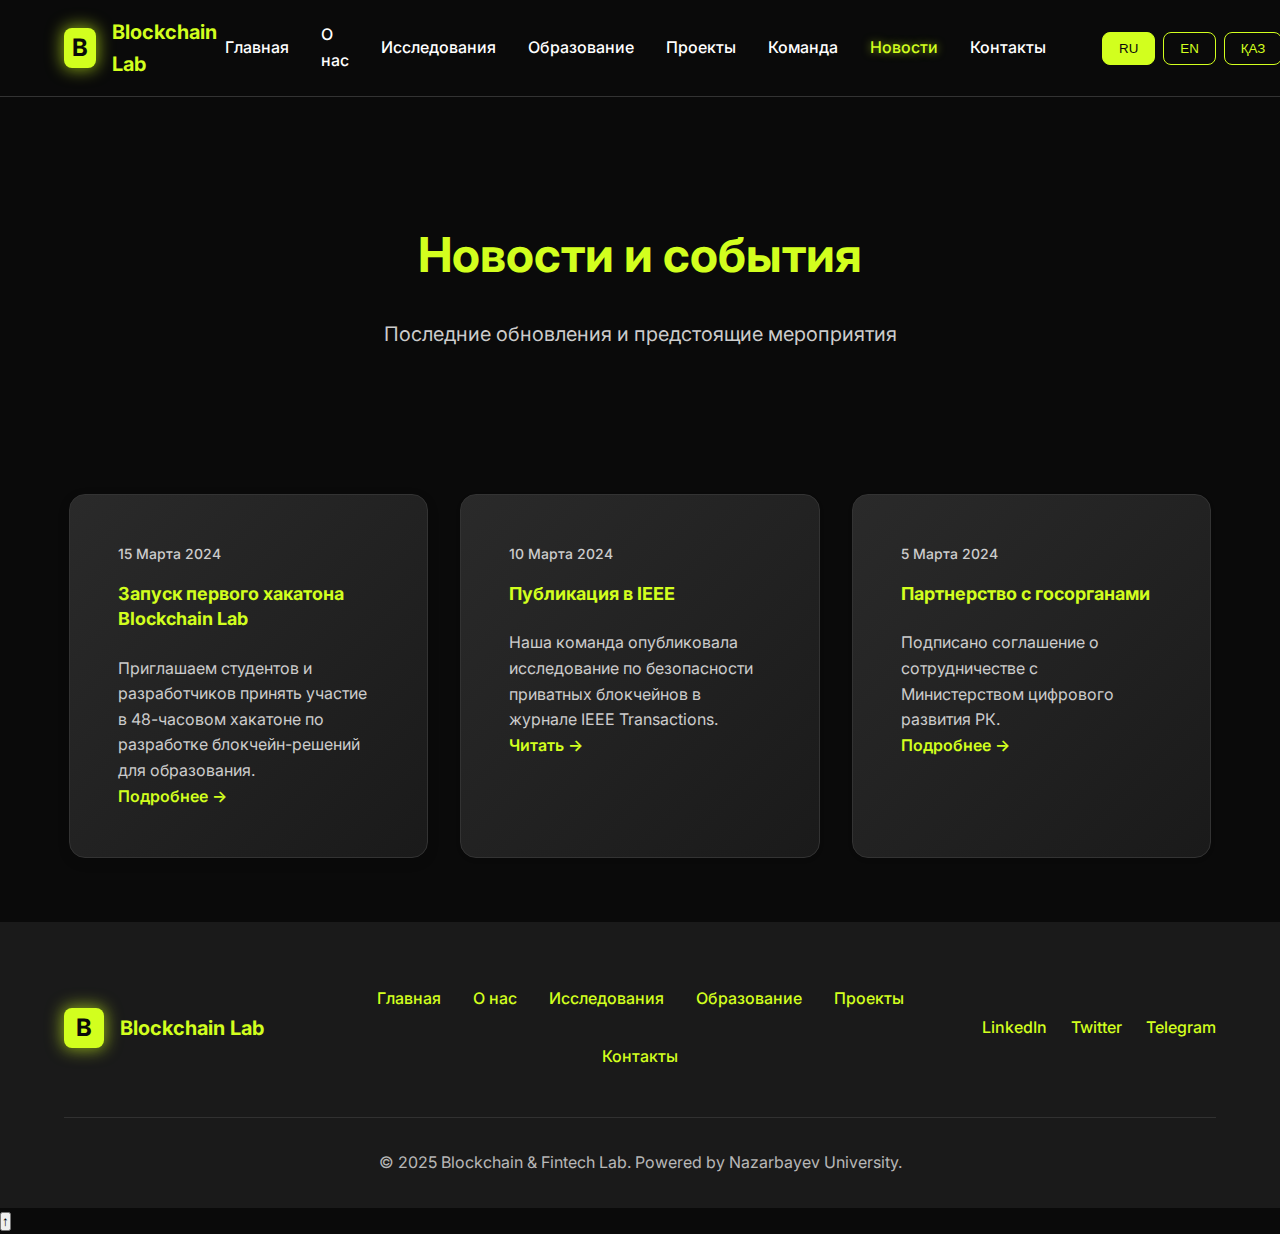
<file: pages/news.html>
<!DOCTYPE html>
<html lang="ru">
<head>
    <meta charset="UTF-8">
    <meta name="viewport" content="width=device-width, initial-scale=1.0">
    <title data-translate="news.title">Новости и события | Blockchain & Fintech Lab</title>
    <meta name="description" content="Новости, события и публикации Blockchain & Fintech Lab.">
    <link rel="icon" type="image/svg+xml" href="data:image/svg+xml,%3Csvg xmlns='http://www.w3.org/2000/svg' viewBox='0 0 100 100'%3E%3Ctext y='.9em' font-size='90' font-family='Arial' font-weight='bold' fill='%23d2ff1e'%3EB%3C/text%3E%3C/svg%3E">
    <link rel="stylesheet" href="../styles.css">
    <link rel="preconnect" href="https://fonts.googleapis.com">
    <link rel="preconnect" href="https://fonts.gstatic.com" crossorigin>
    <link href="https://fonts.googleapis.com/css2?family=Inter:wght@300;400;500;600;700;800;900&display=swap" rel="stylesheet">
</head>
<body>
    <!-- Navigation -->
    <nav class="navbar">
        <div class="nav-container">
            <div class="nav-logo">
                <div class="logo-icon">B</div>
                <span class="logo-text">Blockchain Lab</span>
            </div>
            <div class="nav-menu" id="nav-menu">
                <a href="../index.html" class="nav-link" data-translate="nav.home">Главная</a>
                <a href="about.html" class="nav-link" data-translate="nav.about">О лаборатории</a>
                <a href="research.html" class="nav-link" data-translate="nav.research">Исследования</a>
                <a href="education.html" class="nav-link" data-translate="nav.education">Образование</a>
                <a href="projects.html" class="nav-link" data-translate="nav.projects">Проекты</a>
                <a href="team.html" class="nav-link" data-translate="nav.team">Команда</a>
                <a href="news.html" class="nav-link active" data-translate="nav.news">Новости</a>
                <a href="contact.html" class="nav-link" data-translate="nav.contact">Контакты</a>
                <div class="language-switcher">
                    <button class="lang-btn active" data-lang="ru">RU</button>
                    <button class="lang-btn" data-lang="en">EN</button>
                    <button class="lang-btn" data-lang="kz">ҚАЗ</button>
                </div>
            </div>
            <div class="hamburger" id="hamburger">
                <span></span>
                <span></span>
                <span></span>
            </div>
        </div>
    </nav>

    <!-- Page Header -->
    <section class="page-header">
        <div class="container">
            <h1 class="page-title" data-translate="news.title">Новости и события</h1>
            <p class="page-subtitle" data-translate="news.subtitle">Последние обновления и предстоящие мероприятия</p>
        </div>
    </section>

    <!-- News Content -->
    <section class="news-grid">
        <div class="container">
            <div class="news-grid">
                <div class="news-card featured">
                    <div class="news-date">15 Марта 2024</div>
                    <h3 data-translate="news.hackathon">Запуск первого хакатона Blockchain Lab</h3>
                    <p data-translate="news.hackathon.text">Приглашаем студентов и разработчиков принять участие в 48-часовом хакатоне по разработке блокчейн-решений для образования.</p>
                    <a href="#" class="news-link" data-translate="news.more">Подробнее →</a>
                </div>
                <div class="news-card">
                    <div class="news-date">10 Марта 2024</div>
                    <h3 data-translate="news.ieee">Публикация в IEEE</h3>
                    <p data-translate="news.ieee.text">Наша команда опубликовала исследование по безопасности приватных блокчейнов в журнале IEEE Transactions.</p>
                    <a href="#" class="news-link" data-translate="news.read">Читать →</a>
                </div>
                <div class="news-card">
                    <div class="news-date">5 Марта 2024</div>
                    <h3 data-translate="news.partnership">Партнерство с госорганами</h3>
                    <p data-translate="news.partnership.text">Подписано соглашение о сотрудничестве с Министерством цифрового развития РК.</p>
                    <a href="#" class="news-link" data-translate="news.more">Подробнее →</a>
                </div>
            </div>
        </div>
    </section>

    <!-- Footer -->
    <footer class="footer">
        <div class="container">
            <div class="footer-content">
                <div class="footer-logo">
                    <div class="logo-icon">B</div>
                    <span class="logo-text">Blockchain Lab</span>
                </div>
                <div class="footer-links">
                    <a href="../index.html" data-translate="nav.home">Главная</a>
                    <a href="about.html" data-translate="nav.about">О лаборатории</a>
                    <a href="research.html" data-translate="nav.research">Исследования</a>
                    <a href="education.html" data-translate="nav.education">Образование</a>
                    <a href="projects.html" data-translate="nav.projects">Проекты</a>
                    <a href="contact.html" data-translate="nav.contact">Контакты</a>
                </div>
                <div class="footer-social">
                    <a href="#" class="social-link">LinkedIn</a>
                    <a href="#" class="social-link">Twitter</a>
                    <a href="#" class="social-link">Telegram</a>
                </div>
            </div>
            <div class="footer-bottom">
                <p data-translate="footer.copyright">&copy; 2025 Blockchain & Fintech Lab. Powered by Nazarbayev University.</p>
            </div>
        </div>
    </footer>

    <script src="../script.js"></script>
</body>
</html>
</file>
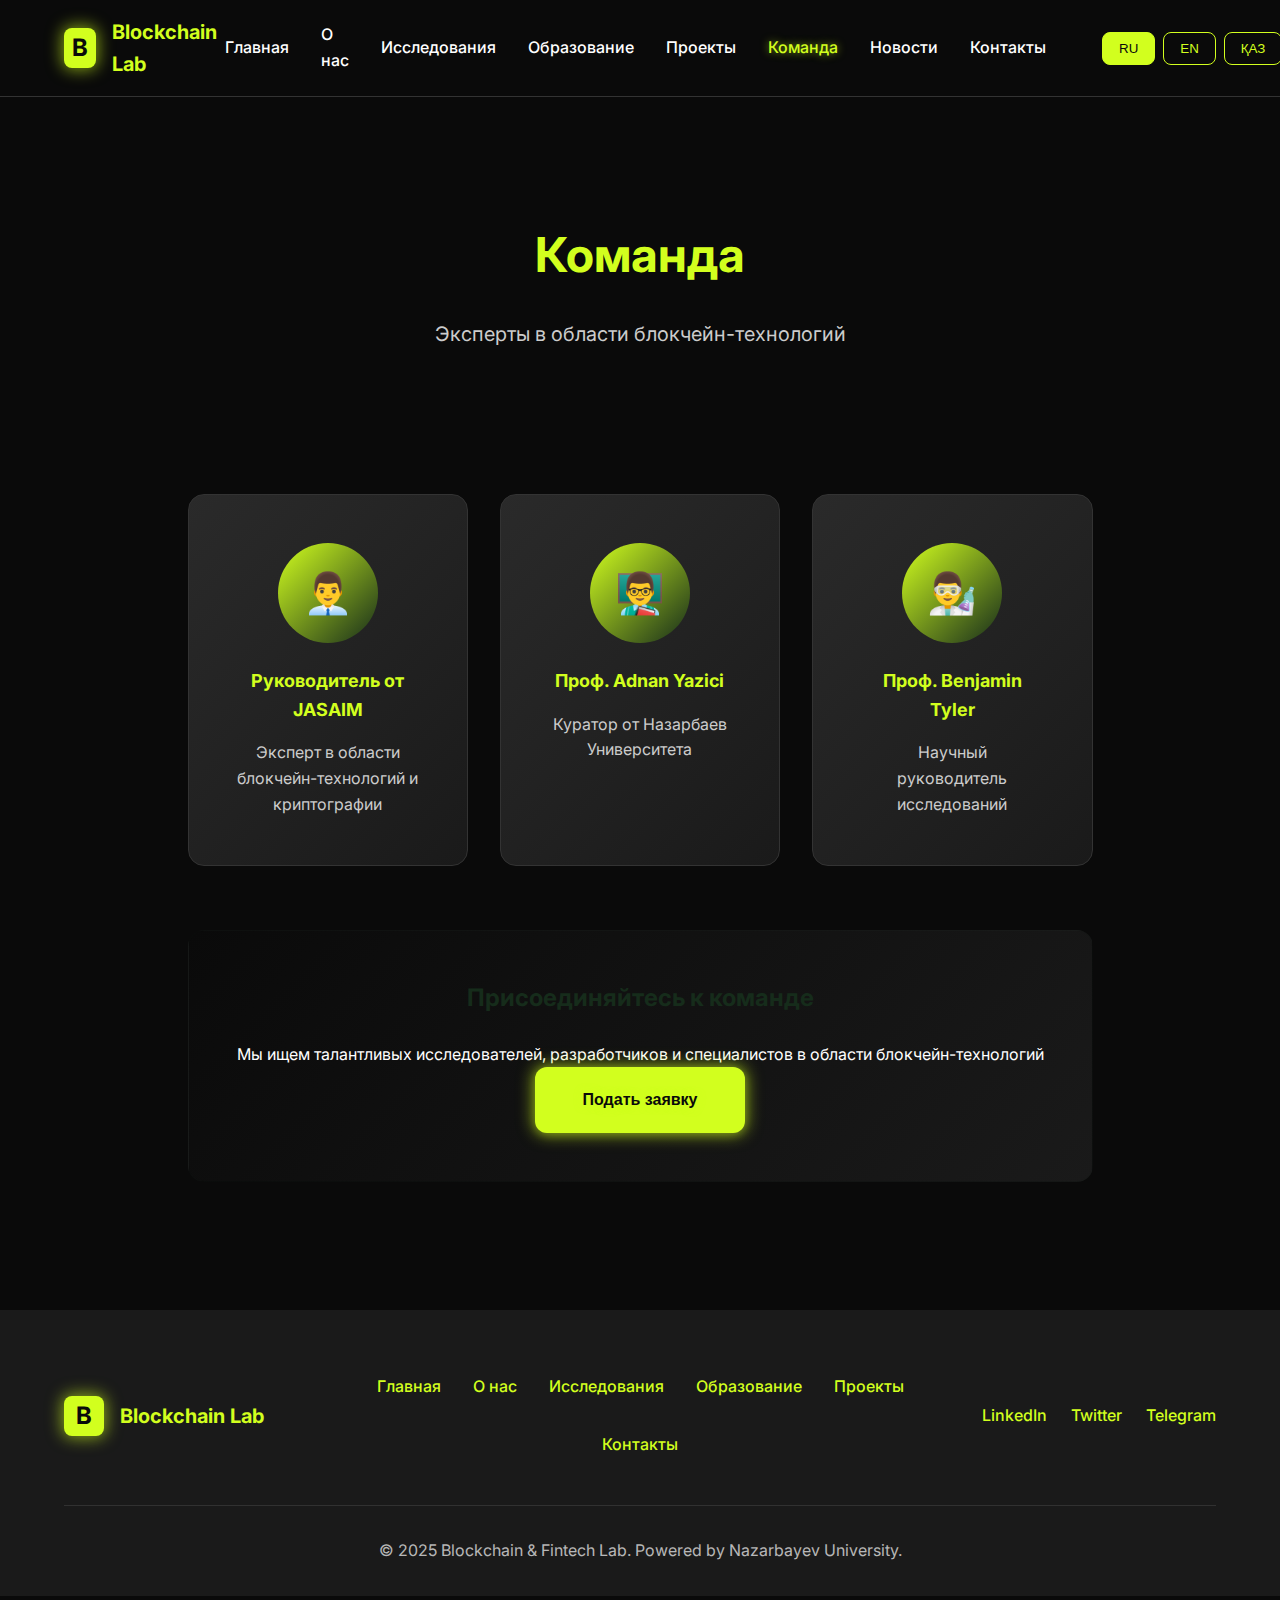
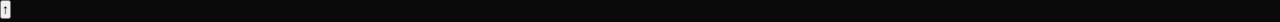
<file: pages/team.html>
<!DOCTYPE html>
<html lang="ru">
<head>
    <meta charset="UTF-8">
    <meta name="viewport" content="width=device-width, initial-scale=1.0">
    <title data-translate="team.title">Команда | Blockchain & Fintech Lab</title>
    <meta name="description" content="Команда экспертов Blockchain & Fintech Lab.">
    <link rel="icon" type="image/svg+xml" href="data:image/svg+xml,%3Csvg xmlns='http://www.w3.org/2000/svg' viewBox='0 0 100 100'%3E%3Ctext y='.9em' font-size='90' font-family='Arial' font-weight='bold' fill='%23d2ff1e'%3EB%3C/text%3E%3C/svg%3E">
    <link rel="stylesheet" href="../styles.css">
    <link rel="preconnect" href="https://fonts.googleapis.com">
    <link rel="preconnect" href="https://fonts.gstatic.com" crossorigin>
    <link href="https://fonts.googleapis.com/css2?family=Inter:wght@300;400;500;600;700;800;900&display=swap" rel="stylesheet">
</head>
<body>
    <!-- Navigation -->
    <nav class="navbar">
        <div class="nav-container">
            <div class="nav-logo">
                <div class="logo-icon">B</div>
                <span class="logo-text">Blockchain Lab</span>
            </div>
            <div class="nav-menu" id="nav-menu">
                <a href="../index.html" class="nav-link" data-translate="nav.home">Главная</a>
                <a href="about.html" class="nav-link" data-translate="nav.about">О лаборатории</a>
                <a href="research.html" class="nav-link" data-translate="nav.research">Исследования</a>
                <a href="education.html" class="nav-link" data-translate="nav.education">Образование</a>
                <a href="projects.html" class="nav-link" data-translate="nav.projects">Проекты</a>
                <a href="team.html" class="nav-link active" data-translate="nav.team">Команда</a>
                <a href="news.html" class="nav-link" data-translate="nav.news">Новости</a>
                <a href="contact.html" class="nav-link" data-translate="nav.contact">Контакты</a>
                <div class="language-switcher">
                    <button class="lang-btn active" data-lang="ru">RU</button>
                    <button class="lang-btn" data-lang="en">EN</button>
                    <button class="lang-btn" data-lang="kz">ҚАЗ</button>
                </div>
            </div>
            <div class="hamburger" id="hamburger">
                <span></span>
                <span></span>
                <span></span>
            </div>
        </div>
    </nav>

    <!-- Page Header -->
    <section class="page-header">
        <div class="container">
            <h1 class="page-title" data-translate="team.title">Команда</h1>
            <p class="page-subtitle" data-translate="team.subtitle">Эксперты в области блокчейн-технологий</p>
        </div>
    </section>

    <!-- Team Content -->
    <section class="team-grid">
        <div class="container">
            <div class="team-grid">
                <div class="team-member">
                    <div class="member-photo">
                        <div class="photo-placeholder">👨‍💼</div>
                    </div>
                    <div class="member-info">
                        <h3 data-translate="team.jasaim">Руководитель от JASAIM</h3>
                        <p data-translate="team.jasaim.text">Эксперт в области блокчейн-технологий и криптографии</p>
                    </div>
                </div>
                <div class="team-member">
                    <div class="member-photo">
                        <div class="photo-placeholder">👨‍🏫</div>
                    </div>
                    <div class="member-info">
                        <h3 data-translate="team.yazici">Проф. Adnan Yazici</h3>
                        <p data-translate="team.yazici.text">Куратор от Назарбаев Университета</p>
                    </div>
                </div>
                <div class="team-member">
                    <div class="member-photo">
                        <div class="photo-placeholder">👨‍🔬</div>
                    </div>
                    <div class="member-info">
                        <h3 data-translate="team.tyler">Проф. Benjamin Tyler</h3>
                        <p data-translate="team.tyler.text">Научный руководитель исследований</p>
                    </div>
                </div>
            </div>
            <div class="join-team">
                <h3 data-translate="team.join">Присоединяйтесь к команде</h3>
                <p data-translate="team.join.text">Мы ищем талантливых исследователей, разработчиков и специалистов в области блокчейн-технологий</p>
                <button class="btn btn-primary" data-translate="team.apply">Подать заявку</button>
            </div>
        </div>
    </section>

    <!-- Footer -->
    <footer class="footer">
        <div class="container">
            <div class="footer-content">
                <div class="footer-logo">
                    <div class="logo-icon">B</div>
                    <span class="logo-text">Blockchain Lab</span>
                </div>
                <div class="footer-links">
                    <a href="../index.html" data-translate="nav.home">Главная</a>
                    <a href="about.html" data-translate="nav.about">О лаборатории</a>
                    <a href="research.html" data-translate="nav.research">Исследования</a>
                    <a href="education.html" data-translate="nav.education">Образование</a>
                    <a href="projects.html" data-translate="nav.projects">Проекты</a>
                    <a href="contact.html" data-translate="nav.contact">Контакты</a>
                </div>
                <div class="footer-social">
                    <a href="#" class="social-link">LinkedIn</a>
                    <a href="#" class="social-link">Twitter</a>
                    <a href="#" class="social-link">Telegram</a>
                </div>
            </div>
            <div class="footer-bottom">
                <p data-translate="footer.copyright">&copy; 2025 Blockchain & Fintech Lab. Powered by Nazarbayev University.</p>
            </div>
        </div>
    </footer>

    <script src="../script.js"></script>
</body>
</html>
</file>
<file: styles.css>
/* Reset and Base Styles */
* {
    margin: 0;
    padding: 0;
    box-sizing: border-box;
}

:root {
    /* Brand Colors - Dark Theme */
    --primary-green: #162c1b;
    --accent-lime: #d2ff1e;
    --bg-dark: #0a0a0a;
    --bg-darker: #000000;
    --bg-light: #1a1a1a;
    --bg-card: #2a2a2a;
    --text-light: #ffffff;
    --text-gray: #cccccc;
    --text-muted: #888888;
    --border-color: #333333;
    
    /* Gradients */
    --gradient-primary: linear-gradient(135deg, #d2ff1e 0%, #162c1b 100%);
    --gradient-bg: linear-gradient(135deg, #0a0a0a 0%, #1a1a1a 100%);
    --gradient-card: linear-gradient(135deg, #2a2a2a 0%, #1a1a1a 100%);
    
    /* Typography - Brand Fonts */
    --font-heading: 'Space Grotesk', 'Inter', -apple-system, BlinkMacSystemFont, sans-serif; /* Nekst Bold equivalent */
    --font-subheading: 'Inter', -apple-system, BlinkMacSystemFont, sans-serif; /* Atyp Text Semibold equivalent */
    --font-body: 'Inter', -apple-system, BlinkMacSystemFont, sans-serif; /* Atyp Text Regular equivalent */
    --font-weight-bold: 700;
    --font-weight-semibold: 600;
    --font-weight-medium: 500;
    --font-weight-regular: 400;
    
    /* Spacing */
    --spacing-xs: 0.5rem;
    --spacing-sm: 1rem;
    --spacing-md: 1.5rem;
    --spacing-lg: 2rem;
    --spacing-xl: 3rem;
    --spacing-xxl: 4rem;
    
    /* Border Radius */
    --radius-sm: 8px;
    --radius-md: 12px;
    --radius-lg: 16px;
    --radius-xl: 24px;
    
    /* Shadows */
    --shadow-sm: 0 2px 4px rgba(0, 0, 0, 0.1);
    --shadow-md: 0 4px 12px rgba(0, 0, 0, 0.15);
    --shadow-lg: 0 8px 24px rgba(0, 0, 0, 0.2);
}

body {
    font-family: var(--font-body);
    line-height: 1.6;
    color: var(--text-light);
    background-color: var(--bg-dark);
    overflow-x: hidden;
}

.container {
    max-width: 1200px;
    margin: 0 auto;
    padding: 0 var(--spacing-md);
}

/* Navbar always dark with glow */
.navbar {
    background: rgba(10, 10, 10, 0.98) !important;
    box-shadow: 0 2px 24px 0 #d2ff1e33, 0 1.5px 0 0 #d2ff1e33;
    border-bottom: 1px solid var(--border-color);
    z-index: 1000;
    transition: none;
}

/* Убираем смену цвета при скролле */
body.scrolled .navbar {
    background: rgba(10, 10, 10, 0.98) !important;
    box-shadow: 0 2px 24px 0 #d2ff1e33, 0 1.5px 0 0 #d2ff1e33;
}

.nav-container {
    display: flex;
    justify-content: space-between;
    align-items: center;
    padding: var(--spacing-sm) var(--spacing-md);
    max-width: 1200px;
    margin: 0 auto;
}

.nav-logo {
    display: flex;
    align-items: center;
    gap: var(--spacing-sm);
    font-family: var(--font-heading);
    font-weight: var(--font-weight-bold);
    font-size: 1.25rem;
    color: var(--accent-lime);
}

.logo-icon {
    width: 40px;
    height: 40px;
    background: var(--accent-lime) !important;
    border-radius: var(--radius-sm);
    display: flex;
    align-items: center;
    justify-content: center;
    color: var(--bg-dark) !important;
    font-weight: var(--font-weight-bold);
    font-size: 1.5rem;
    box-shadow: 0 0 16px 2px #d2ff1e99;
}

.nav-menu {
    display: flex;
    align-items: center;
    gap: var(--spacing-lg);
}

.nav-link {
    text-decoration: none;
    color: var(--text-light);
    font-weight: var(--font-weight-medium);
    transition: color 0.3s ease;
    position: relative;
}

.nav-link:hover,
.nav-link.active {
    color: var(--accent-lime) !important;
    text-shadow: 0 0 8px #d2ff1e99;
}

.nav-link::after {
    content: '';
    position: absolute;
    bottom: -4px;
    left: 0;
    width: 0;
    height: 2px;
    background: var(--gradient-primary);
    transition: width 0.3s ease;
}

.nav-link:hover::after {
    width: 100%;
}

.language-switcher {
    display: flex;
    gap: var(--spacing-xs);
    margin-left: var(--spacing-md);
}

.lang-btn {
    padding: var(--spacing-xs) var(--spacing-sm);
    border: 1px solid var(--accent-lime);
    background: transparent;
    color: var(--accent-lime);
    border-radius: var(--radius-sm);
    font-weight: var(--font-weight-medium);
    cursor: pointer;
    transition: all 0.3s ease;
}

.lang-btn.active,
.lang-btn:hover {
    background: var(--accent-lime);
    color: var(--bg-dark);
}

.hamburger {
    display: none;
    flex-direction: column;
    cursor: pointer;
    gap: 4px;
}

.hamburger span {
    width: 25px;
    height: 3px;
    background: var(--primary-green);
    transition: all 0.3s ease;
}

/* Hero Section */
.hero {
    min-height: 100vh;
    display: flex;
    align-items: center;
    position: relative;
    background: var(--gradient-bg);
    overflow: hidden;
    padding-top: 80px;
}

.hero-background {
    position: absolute;
    top: 0;
    left: 0;
    right: 0;
    bottom: 0;
    z-index: 1;
}

.hero-shapes {
    position: absolute;
    top: 0;
    left: 0;
    right: 0;
    bottom: 0;
}

.shape {
    position: absolute;
    border-radius: 50%;
    background: var(--gradient-primary);
    opacity: 0.1;
    animation: float 6s ease-in-out infinite;
}

.shape-1 {
    width: 200px;
    height: 200px;
    top: 10%;
    right: 10%;
    animation-delay: 0s;
}

.shape-2 {
    width: 150px;
    height: 150px;
    bottom: 20%;
    left: 5%;
    animation-delay: 2s;
}

.shape-3 {
    width: 100px;
    height: 100px;
    top: 50%;
    left: 50%;
    animation-delay: 4s;
}

@keyframes float {
    0%, 100% { transform: translateY(0px) rotate(0deg); }
    50% { transform: translateY(-20px) rotate(180deg); }
}

/* Hero Section - padding and centering */
.hero-content {
    display: flex;
    flex-direction: row;
    justify-content: center;
    align-items: center;
    gap: var(--spacing-xxl);
    position: relative;
    z-index: 2;
    padding: var(--spacing-xxl) var(--spacing-xxl);
    max-width: 1200px;
    margin: 0 auto;
}

@media (max-width: 900px) {
  .hero-content {
    flex-direction: column;
    padding: var(--spacing-xl) var(--spacing-md);
  }
}

.hero-title {
    font-family: var(--font-heading);
    font-size: 3.5rem;
    font-weight: var(--font-weight-bold);
    line-height: 1.1;
    margin-bottom: var(--spacing-md);
}

.gradient-text {
    background: var(--gradient-primary);
    -webkit-background-clip: text;
    -webkit-text-fill-color: transparent;
    background-clip: text;
}

.subtitle {
    font-family: var(--font-subheading);
    font-size: 1.5rem;
    font-weight: var(--font-weight-semibold);
    color: var(--text-gray);
}

.hero-description {
    font-size: 1.25rem;
    color: var(--text-gray);
    margin-bottom: var(--spacing-xl);
    line-height: 1.6;
}

.hero-buttons {
    display: flex;
    gap: var(--spacing-md);
    flex-wrap: wrap;
}

.btn {
    padding: var(--spacing-md) var(--spacing-xl);
    border: none;
    border-radius: var(--radius-md);
    font-weight: var(--font-weight-semibold);
    font-size: 1rem;
    cursor: pointer;
    transition: all 0.3s ease;
    text-decoration: none;
    display: inline-block;
    text-align: center;
}

.btn-primary {
    background: var(--gradient-primary);
    color: var(--text-light);
    box-shadow: var(--shadow-md);
}

.btn-primary:hover {
    transform: translateY(-2px);
    box-shadow: var(--shadow-lg);
}

.btn-secondary {
    background: var(--primary-green);
    color: var(--text-light);
    box-shadow: var(--shadow-md);
}

.btn-secondary:hover {
    background: var(--text-dark);
    transform: translateY(-2px);
}

.btn-outline {
    background: transparent;
    color: var(--primary-green);
    border: 2px solid var(--primary-green);
}

.btn-outline:hover {
    background: var(--primary-green);
    color: var(--text-light);
    transform: translateY(-2px);
}

/* Buttons - bright green and glow */
.btn-primary, .btn-secondary, .btn-outline {
    background: var(--accent-lime) !important;
    color: var(--bg-dark) !important;
    border: none;
    box-shadow: 0 0 16px 2px #d2ff1e99, 0 2px 8px 0 #d2ff1e33;
    text-shadow: 0 0 8px #d2ff1e99;
}

.btn-primary:hover, .btn-secondary:hover, .btn-outline:hover {
    background: #eaff6b !important;
    color: var(--bg-dark) !important;
    box-shadow: 0 0 32px 4px #d2ff1e, 0 2px 8px 0 #d2ff1e99;
    filter: brightness(1.1);
}

.btn-outline {
    border: 2px solid var(--accent-lime) !important;
    background: transparent !important;
    color: var(--accent-lime) !important;
}

.btn-outline:hover {
    background: var(--accent-lime) !important;
    color: var(--bg-dark) !important;
}

.hero-visual {
    display: flex;
    justify-content: center;
    align-items: center;
}

.blockchain-animation {
    display: flex;
    gap: var(--spacing-sm);
    animation: pulse 2s ease-in-out infinite;
}

.block {
    width: 20px;
    height: 60px;
    background: var(--gradient-primary);
    border-radius: var(--radius-sm);
    animation: wave 1.5s ease-in-out infinite;
}

.block:nth-child(2) { animation-delay: 0.1s; }
.block:nth-child(3) { animation-delay: 0.2s; }
.block:nth-child(4) { animation-delay: 0.3s; }
.block:nth-child(5) { animation-delay: 0.4s; }

@keyframes wave {
    0%, 100% { transform: scaleY(1); }
    50% { transform: scaleY(1.5); }
}

@keyframes pulse {
    0%, 100% { opacity: 1; }
    50% { opacity: 0.7; }
}

/* Section Styles */
section {
    padding: var(--spacing-xxl) 0;
}

.section-header {
    text-align: center;
    margin-bottom: var(--spacing-xxl);
}

.section-title {
    font-family: var(--font-heading);
    font-size: 2.5rem;
    font-weight: var(--font-weight-bold);
    color: var(--accent-lime);
    margin-bottom: var(--spacing-md);
}

.section-subtitle {
    font-family: var(--font-subheading);
    font-size: 1.25rem;
    color: var(--text-gray);
    max-width: 600px;
    margin: 0 auto;
}

/* Page Header */
.page-header {
    padding: 120px 0 80px;
    background: var(--gradient-bg);
    text-align: center;
}

.page-title {
    font-family: var(--font-heading);
    font-size: 3rem;
    font-weight: var(--font-weight-bold);
    color: var(--accent-lime);
    margin-bottom: var(--spacing-md);
}

.page-subtitle {
    font-family: var(--font-subheading);
    font-size: 1.25rem;
    color: var(--text-gray);
    max-width: 600px;
    margin: 0 auto;
}

/* About Section */
.about {
    background: var(--bg-light);
}

.about-content {
    display: grid;
    grid-template-columns: 2fr 1fr;
    gap: var(--spacing-xxl);
    margin-bottom: var(--spacing-xxl);
}

.mission-card {
    background: var(--gradient-card);
    padding: var(--spacing-xl);
    border-radius: var(--radius-lg);
    margin-bottom: var(--spacing-xl);
    border-left: 4px solid var(--accent-lime);
    border: 1px solid var(--border-color);
}

.mission-card h3 {
    font-family: var(--font-heading);
    font-size: 1.5rem;
    font-weight: var(--font-weight-bold);
    color: var(--accent-lime);
    margin-bottom: var(--spacing-md);
}

.problem-solution {
    display: grid;
    grid-template-columns: 1fr 1fr;
    gap: var(--spacing-lg);
}

.problem, .solution {
    padding: var(--spacing-lg);
    border-radius: var(--radius-md);
    border: 1px solid rgba(22, 44, 27, 0.1);
}

.problem h4, .solution h4 {
    font-weight: var(--font-weight-semibold);
    margin-bottom: var(--spacing-sm);
    color: var(--primary-green);
}

.about-stats {
    display: flex;
    flex-direction: column;
    gap: var(--spacing-lg);
}

.stat-card {
    text-align: center;
    padding: var(--spacing-lg);
    background: var(--gradient-bg);
    border-radius: var(--radius-lg);
    border: 1px solid rgba(22, 44, 27, 0.1);
}

.stat-number {
    font-size: 2.5rem;
    font-weight: var(--font-weight-bold);
    color: var(--primary-green);
    display: block;
    margin-bottom: var(--spacing-xs);
}

.stat-label {
    color: var(--text-gray);
    font-weight: var(--font-weight-medium);
}

.partners {
    text-align: center;
    padding: var(--spacing-xl);
    background: var(--gradient-bg);
    border-radius: var(--radius-lg);
}

.partners h3 {
    font-size: 1.5rem;
    font-weight: var(--font-weight-bold);
    color: var(--primary-green);
    margin-bottom: var(--spacing-lg);
}

.partners-logos {
    display: grid;
    grid-template-columns: repeat(auto-fit, minmax(200px, 1fr));
    gap: var(--spacing-lg);
}

.partner-logo {
    padding: var(--spacing-md);
    background: var(--text-light);
    border-radius: var(--radius-md);
    font-weight: var(--font-weight-semibold);
    color: var(--primary-green);
    border: 1px solid rgba(22, 44, 27, 0.1);
}

/* Research Section */
.research {
    background: var(--bg-light);
}

.research-grid {
    display: grid;
    grid-template-columns: repeat(auto-fit, minmax(300px, 1fr));
    gap: var(--spacing-lg);
    margin-bottom: var(--spacing-xxl);
}

.research-card {
    background: var(--text-light);
    padding: var(--spacing-xl);
    border-radius: var(--radius-lg);
    text-align: center;
    box-shadow: var(--shadow-sm);
    transition: all 0.3s ease;
    border: 1px solid rgba(22, 44, 27, 0.1);
}

.research-card:hover {
    transform: translateY(-5px);
    box-shadow: var(--shadow-lg);
}

.card-icon {
    font-size: 3rem;
    margin-bottom: var(--spacing-md);
}

.research-card h3 {
    font-size: 1.25rem;
    font-weight: var(--font-weight-bold);
    color: var(--primary-green);
    margin-bottom: var(--spacing-md);
}

.research-outputs {
    background: var(--text-light);
    padding: var(--spacing-xl);
    border-radius: var(--radius-lg);
    text-align: center;
}

.research-outputs h3 {
    font-size: 1.5rem;
    font-weight: var(--font-weight-bold);
    color: var(--primary-green);
    margin-bottom: var(--spacing-lg);
}

.outputs-grid {
    display: grid;
    grid-template-columns: repeat(auto-fit, minmax(200px, 1fr));
    gap: var(--spacing-lg);
}

.output-item {
    display: flex;
    flex-direction: column;
    align-items: center;
    gap: var(--spacing-sm);
}

.output-number {
    font-size: 2rem;
    font-weight: var(--font-weight-bold);
    color: var(--accent-lime);
}

.output-text {
    color: var(--text-gray);
    font-weight: var(--font-weight-medium);
}

/* Education Section */
.education {
    background: var(--text-light);
}

.education-content {
    display: grid;
    grid-template-columns: 2fr 1fr;
    gap: var(--spacing-xxl);
}

.education-types {
    display: grid;
    grid-template-columns: repeat(auto-fit, minmax(300px, 1fr));
    gap: var(--spacing-lg);
}

.education-card {
    background: var(--gradient-bg);
    padding: var(--spacing-xl);
    border-radius: var(--radius-lg);
    border: 1px solid rgba(22, 44, 27, 0.1);
}

.education-card h3 {
    font-size: 1.25rem;
    font-weight: var(--font-weight-bold);
    color: var(--primary-green);
    margin-bottom: var(--spacing-md);
}

.education-card ul {
    list-style: none;
    margin-top: var(--spacing-md);
}

.education-card li {
    padding: var(--spacing-xs) 0;
    color: var(--text-gray);
    position: relative;
    padding-left: var(--spacing-md);
}

.education-card li::before {
    content: '✓';
    position: absolute;
    left: 0;
    color: var(--accent-lime);
    font-weight: var(--font-weight-bold);
}

.education-stats {
    display: flex;
    flex-direction: column;
    gap: var(--spacing-lg);
}

.stat-item {
    text-align: center;
    padding: var(--spacing-lg);
    background: var(--gradient-bg);
    border-radius: var(--radius-lg);
    border: 1px solid rgba(22, 44, 27, 0.1);
}

/* Projects Section */
.projects {
    background: var(--bg-light);
}

.projects-grid {
    display: grid;
    grid-template-columns: repeat(auto-fit, minmax(350px, 1fr));
    gap: var(--spacing-lg);
}

.project-card {
    background: var(--text-light);
    border-radius: var(--radius-lg);
    overflow: hidden;
    box-shadow: var(--shadow-sm);
    transition: all 0.3s ease;
    border: 1px solid rgba(22, 44, 27, 0.1);
}

.project-card:hover {
    transform: translateY(-5px);
    box-shadow: var(--shadow-lg);
}

.project-card.featured {
    border: 2px solid var(--accent-lime);
    box-shadow: var(--shadow-md);
}

.project-image {
    height: 120px;
    background: var(--gradient-bg);
    display: flex;
    align-items: center;
    justify-content: center;
    border-bottom: 1px solid rgba(22, 44, 27, 0.1);
}

.project-icon {
    font-size: 3rem;
}

.project-content {
    padding: var(--spacing-xl);
}

.project-content h3 {
    font-size: 1.25rem;
    font-weight: var(--font-weight-bold);
    color: var(--primary-green);
    margin-bottom: var(--spacing-md);
}

.project-tech {
    display: flex;
    gap: var(--spacing-sm);
    margin-top: var(--spacing-md);
    flex-wrap: wrap;
}

.tech-tag {
    padding: var(--spacing-xs) var(--spacing-sm);
    background: var(--accent-lime);
    color: var(--primary-green);
    border-radius: var(--radius-sm);
    font-size: 0.875rem;
    font-weight: var(--font-weight-medium);
}

/* Team Section */
.team {
    background: var(--text-light);
}

.team-grid {
    display: grid;
    grid-template-columns: repeat(auto-fit, minmax(250px, 1fr));
    gap: var(--spacing-lg);
    margin-bottom: var(--spacing-xxl);
}

.team-member {
    text-align: center;
    padding: var(--spacing-xl);
    background: var(--gradient-bg);
    border-radius: var(--radius-lg);
    border: 1px solid rgba(22, 44, 27, 0.1);
}

.member-photo {
    width: 100px;
    height: 100px;
    margin: 0 auto var(--spacing-md);
    border-radius: 50%;
    background: var(--gradient-primary);
    display: flex;
    align-items: center;
    justify-content: center;
}

.photo-placeholder {
    font-size: 2.5rem;
}

.member-info h3 {
    font-size: 1.125rem;
    font-weight: var(--font-weight-bold);
    color: var(--primary-green);
    margin-bottom: var(--spacing-sm);
}

.join-team {
    text-align: center;
    padding: var(--spacing-xl);
    background: var(--gradient-bg);
    border-radius: var(--radius-lg);
    border: 1px solid rgba(22, 44, 27, 0.1);
}

.join-team h3 {
    font-size: 1.5rem;
    font-weight: var(--font-weight-bold);
    color: var(--primary-green);
    margin-bottom: var(--spacing-md);
}

/* News Section */
.news {
    background: var(--bg-light);
}

.news-grid {
    display: grid;
    grid-template-columns: repeat(auto-fit, minmax(300px, 1fr));
    gap: var(--spacing-lg);
}

.news-card {
    background: var(--text-light);
    padding: var(--spacing-xl);
    border-radius: var(--radius-lg);
    box-shadow: var(--shadow-sm);
    transition: all 0.3s ease;
    border: 1px solid rgba(22, 44, 27, 0.1);
}

.news-card:hover {
    transform: translateY(-3px);
    box-shadow: var(--shadow-md);
}

.news-card.featured {
    border: 2px solid var(--accent-lime);
    box-shadow: var(--shadow-md);
}

.news-date {
    color: var(--text-gray);
    font-size: 0.875rem;
    font-weight: var(--font-weight-medium);
    margin-bottom: var(--spacing-sm);
}

.news-card h3 {
    font-size: 1.125rem;
    font-weight: var(--font-weight-bold);
    color: var(--primary-green);
    margin-bottom: var(--spacing-md);
    line-height: 1.4;
}

.news-link {
    color: var(--accent-lime);
    text-decoration: none;
    font-weight: var(--font-weight-semibold);
    transition: color 0.3s ease;
}

.news-link:hover {
    color: var(--primary-green);
}

/* Contact Section */
.contact {
    background: var(--text-light);
}

.contact-content {
    display: grid;
    grid-template-columns: 1fr 1fr;
    gap: var(--spacing-xxl);
}

.contact-info {
    display: flex;
    flex-direction: column;
    gap: var(--spacing-lg);
}

.contact-item {
    display: flex;
    align-items: flex-start;
    gap: var(--spacing-md);
    padding: var(--spacing-lg);
    background: var(--gradient-bg);
    border-radius: var(--radius-lg);
    border: 1px solid rgba(22, 44, 27, 0.1);
}

.contact-icon {
    font-size: 1.5rem;
    margin-top: var(--spacing-xs);
}

.contact-item h4 {
    font-size: 1.125rem;
    font-weight: var(--font-weight-bold);
    color: var(--primary-green);
    margin-bottom: var(--spacing-xs);
}

.contact-form {
    background: var(--gradient-bg);
    padding: var(--spacing-xl);
    border-radius: var(--radius-lg);
    border: 1px solid rgba(22, 44, 27, 0.1);
}

.contact-form h3 {
    font-size: 1.5rem;
    font-weight: var(--font-weight-bold);
    color: var(--primary-green);
    margin-bottom: var(--spacing-lg);
}

.form-group {
    margin-bottom: var(--spacing-md);
}

.form-group input,
.form-group select,
.form-group textarea {
    width: 100%;
    padding: var(--spacing-md);
    border: 1px solid rgba(22, 44, 27, 0.2);
    border-radius: var(--radius-md);
    font-family: var(--font-primary);
    font-size: 1rem;
    transition: border-color 0.3s ease;
}

.form-group input:focus,
.form-group select:focus,
.form-group textarea:focus {
    outline: none;
    border-color: var(--accent-lime);
    box-shadow: 0 0 0 3px rgba(210, 255, 30, 0.1);
}

/* Footer */
.footer {
    background: var(--primary-green);
    color: var(--text-light);
    padding: var(--spacing-xxl) 0 var(--spacing-lg);
}

.footer-content {
    display: grid;
    grid-template-columns: 1fr 2fr 1fr;
    gap: var(--spacing-xl);
    align-items: center;
    margin-bottom: var(--spacing-xl);
}

.footer-logo {
    display: flex;
    align-items: center;
    gap: var(--spacing-sm);
    font-weight: var(--font-weight-bold);
    font-size: 1.25rem;
}

.footer-links {
    display: flex;
    gap: var(--spacing-lg);
    justify-content: center;
    flex-wrap: wrap;
}

.footer-links a {
    color: var(--text-light);
    text-decoration: none;
    font-weight: var(--font-weight-medium);
    transition: color 0.3s ease;
}

.footer-links a:hover {
    color: var(--accent-lime);
}

.footer-social {
    display: flex;
    gap: var(--spacing-md);
    justify-content: flex-end;
}

.social-link {
    color: var(--text-light);
    text-decoration: none;
    font-weight: var(--font-weight-medium);
    transition: color 0.3s ease;
}

.social-link:hover {
    color: var(--accent-lime);
}

.footer-bottom {
    text-align: center;
    padding-top: var(--spacing-lg);
    border-top: 1px solid rgba(255, 255, 255, 0.1);
    color: rgba(255, 255, 255, 0.7);
}

/* Responsive Design */
@media (max-width: 768px) {
    .hamburger {
        display: flex;
    }
    
    .nav-menu {
        position: fixed;
        top: 100%;
        left: 0;
        right: 0;
        background: var(--text-light);
        flex-direction: column;
        padding: var(--spacing-lg);
        box-shadow: var(--shadow-lg);
        transform: translateY(-100%);
        opacity: 0;
        visibility: hidden;
        transition: all 0.3s ease;
    }

    .nav-menu.active {
        transform: translateY(0);
        opacity: 1;
        visibility: visible;
    }

    .hero-content {
        grid-template-columns: 1fr;
        text-align: center;
        gap: var(--spacing-xl);
    }

    .hero-title {
        font-size: 2.5rem;
    }

    .hero-buttons {
        justify-content: center;
    }
    
    .about-content,
    .education-content,
    .contact-content {
        grid-template-columns: 1fr;
        gap: var(--spacing-lg);
    }

    .problem-solution {
        grid-template-columns: 1fr;
    }

    .footer-content {
        grid-template-columns: 1fr;
        text-align: center;
        gap: var(--spacing-lg);
    }
    
    .footer-social {
        justify-content: center;
    }
    
    .section-title {
        font-size: 2rem;
    }
    
    .hero-title {
        font-size: 2rem;
    }
}

@media (max-width: 480px) {
    .container {
        padding: 0 var(--spacing-sm);
    }
    
    .hero-buttons {
        flex-direction: column;
        align-items: center;
    }
    
    .btn {
        width: 100%;
        max-width: 300px;
    }
    
    .research-grid,
    .education-types,
    .projects-grid,
    .team-grid,
    .news-grid {
        grid-template-columns: 1fr;
    }

    .partners-logos {
        grid-template-columns: 1fr;
    }
}

/* Smooth scrolling */
html {
    scroll-behavior: smooth;
}

/* New Page Styles */
.mission-section {
    padding: var(--spacing-xxl) 0;
    background: var(--bg-light);
}

.mission-content {
    display: grid;
    grid-template-columns: 2fr 1fr;
    gap: var(--spacing-xxl);
    align-items: center;
}

.mission-text h2 {
    font-family: var(--font-heading);
    font-size: 2.5rem;
    font-weight: var(--font-weight-bold);
    color: var(--accent-lime);
    margin-bottom: var(--spacing-lg);
}

.mission-visual {
    display: flex;
    justify-content: center;
    align-items: center;
}

.logo-placeholder {
    width: 100%;
    max-width: 400px;
    height: 200px;
    background: var(--gradient-card);
    border-radius: var(--radius-lg);
    display: flex;
    align-items: center;
    justify-content: center;
    border: 1px solid var(--border-color);
}

.logo-image {
    max-width: 100%;
    max-height: 100%;
    object-fit: contain;
}

.problem-solution-section {
    padding: var(--spacing-xxl) 0;
    background: var(--bg-dark);
}

.problem-solution-grid {
    display: grid;
    grid-template-columns: 1fr 1fr;
    gap: var(--spacing-xl);
}

.problem-card, .solution-card {
    background: var(--gradient-card);
    padding: var(--spacing-xl);
    border-radius: var(--radius-lg);
    border: 1px solid var(--border-color);
    text-align: center;
}

.card-icon {
    font-size: 3rem;
    margin-bottom: var(--spacing-md);
}

.problem-card h3, .solution-card h3 {
    font-family: var(--font-heading);
    font-size: 1.5rem;
    font-weight: var(--font-weight-bold);
    color: var(--accent-lime);
    margin-bottom: var(--spacing-md);
}

.stats-section {
    padding: var(--spacing-xxl) 0;
    background: var(--bg-light);
}

.stats-grid {
    display: grid;
    grid-template-columns: repeat(auto-fit, minmax(200px, 1fr));
    gap: var(--spacing-lg);
}

.stat-item {
        text-align: center;
    padding: var(--spacing-xl);
    background: var(--gradient-card);
    border-radius: var(--radius-lg);
    border: 1px solid var(--border-color);
}

.stat-number {
    font-family: var(--font-heading);
    font-size: 3rem;
    font-weight: var(--font-weight-bold);
    color: var(--accent-lime);
    display: block;
    margin-bottom: var(--spacing-sm);
}

.stat-label {
    color: var(--text-gray);
    font-weight: var(--font-weight-medium);
}

.partners-section {
    padding: var(--spacing-xxl) 0;
    background: var(--bg-dark);
}

.partners-grid {
    display: grid;
    grid-template-columns: repeat(auto-fit, minmax(250px, 1fr));
    gap: var(--spacing-lg);
}

.partner-item {
    text-align: center;
    padding: var(--spacing-xl);
    background: var(--gradient-card);
    border-radius: var(--radius-lg);
    border: 1px solid var(--border-color);
}

.partner-logo {
    width: 100%;
    height: 100px;
    display: flex;
        align-items: center;
    justify-content: center;
    margin-bottom: var(--spacing-md);
}

.partner-image {
    max-width: 100%;
    max-height: 100%;
    object-fit: contain;
}

.partner-item h3 {
    font-family: var(--font-subheading);
    font-size: 1.125rem;
    font-weight: var(--font-weight-semibold);
    color: var(--text-light);
}

.video-section {
    padding: var(--spacing-xxl) 0;
    background: var(--bg-light);
}

.video-container {
    max-width: 800px;
    margin: 0 auto;
}

.video-placeholder {
        width: 100%;
    height: 450px;
    background: var(--gradient-card);
    border-radius: var(--radius-lg);
    border: 1px solid var(--border-color);
    overflow: hidden;
}

.lab-video {
    width: 100%;
    height: 100%;
    object-fit: cover;
}

.research-areas {
    padding: var(--spacing-xxl) 0;
    background: var(--bg-light);
}

.research-grid {
    display: grid;
    grid-template-columns: repeat(auto-fit, minmax(350px, 1fr));
    gap: var(--spacing-lg);
}

.research-card {
    background: var(--gradient-card);
    padding: var(--spacing-xl);
    border-radius: var(--radius-lg);
    border: 1px solid var(--border-color);
    transition: all 0.3s ease;
}

.research-card:hover {
    transform: translateY(-5px);
    box-shadow: var(--shadow-lg);
}

.research-image {
    width: 100%;
    height: 200px;
    margin-top: var(--spacing-md);
    border-radius: var(--radius-md);
    overflow: hidden;
}

.research-img {
    width: 100%;
    height: 100%;
    object-fit: cover;
}

.research-outputs {
    padding: var(--spacing-xxl) 0;
    background: var(--bg-dark);
}

.outputs-grid {
    display: grid;
    grid-template-columns: repeat(auto-fit, minmax(300px, 1fr));
    gap: var(--spacing-lg);
}

.output-item {
    display: flex;
    align-items: center;
    gap: var(--spacing-lg);
    padding: var(--spacing-xl);
    background: var(--gradient-card);
    border-radius: var(--radius-lg);
    border: 1px solid var(--border-color);
}

.output-icon {
    font-size: 3rem;
    color: var(--accent-lime);
}

.output-content h3 {
    font-family: var(--font-heading);
    font-size: 1.25rem;
    font-weight: var(--font-weight-bold);
    color: var(--accent-lime);
    margin-bottom: var(--spacing-sm);
}

.output-number {
    font-family: var(--font-heading);
    font-size: 2rem;
    font-weight: var(--font-weight-bold);
    color: var(--accent-lime);
    display: block;
    margin-bottom: var(--spacing-xs);
}

.output-text {
    color: var(--text-gray);
    font-weight: var(--font-weight-medium);
}

.publications {
    padding: var(--spacing-xxl) 0;
    background: var(--bg-light);
}

.publications-list {
    display: grid;
    grid-template-columns: repeat(auto-fit, minmax(400px, 1fr));
    gap: var(--spacing-lg);
}

.publication-item {
    display: flex;
    gap: var(--spacing-lg);
    padding: var(--spacing-xl);
    background: var(--gradient-card);
    border-radius: var(--radius-lg);
    border: 1px solid var(--border-color);
}

.publication-image {
    width: 120px;
    height: 160px;
    flex-shrink: 0;
    border-radius: var(--radius-md);
    overflow: hidden;
}

.pub-img {
    width: 100%;
    height: 100%;
    object-fit: cover;
}

.publication-content h3 {
    font-family: var(--font-heading);
    font-size: 1.125rem;
    font-weight: var(--font-weight-bold);
    color: var(--accent-lime);
    margin-bottom: var(--spacing-sm);
}

.publication-authors {
    color: var(--text-gray);
    font-size: 0.875rem;
    margin-bottom: var(--spacing-xs);
}

.publication-journal {
    color: var(--text-muted);
    font-size: 0.875rem;
    margin-bottom: var(--spacing-sm);
}

.publication-link {
    color: var(--accent-lime);
    text-decoration: none;
    font-weight: var(--font-weight-semibold);
    transition: color 0.3s ease;
}

.publication-link:hover {
    color: var(--text-light);
}

/* Loading animation */
@keyframes fadeInUp {
    from {
        opacity: 0;
        transform: translateY(30px);
    }
    to {
        opacity: 1;
        transform: translateY(0);
    }
}

.fade-in-up {
    animation: fadeInUp 0.6s ease-out;
}

/* Glow for hero and section titles */
.hero-title, .section-title, .gradient-text {
    text-shadow: 0 0 16px #d2ff1e99, 0 0 32px #d2ff1e44;
}

/* Remove glow from hero title and gradient text */
.hero-title, .gradient-text {
    text-shadow: none !important;
}

/* Keep glow for section-title, stat-number, output-number */
.section-title {
    text-shadow: 0 0 16px #d2ff1e99, 0 0 32px #d2ff1e44;
}

.stat-number, .output-number {
    text-shadow: 0 0 12px #d2ff1e99, 0 0 24px #d2ff1e44;
}

/* Fix backgrounds to be dark everywhere */
.about, .education, .projects, .team, .news, .contact, .footer, .stats-section, .video-section, .publications, .page-header {
    background: var(--bg-light) !important;
}

.problem-solution-section, .research-outputs, .partners-section, .partners, .page-header {
    background: var(--bg-dark) !important;
}

/* Remove any white backgrounds from cards */
.stat-card, .education-card, .project-card, .team-member, .news-card, .contact-form, .contact-item, .mission-card, .partner-item, .output-item, .publication-item {
    background: var(--gradient-card) !important;
    color: var(--text-light) !important;
    border: 1px solid var(--border-color) !important;
}

/* Fix text color: no dark green, only accent lime or white */
.section-title, .mission-card h3, .problem h4, .solution h4, .stat-number, .project-content h3, .team-member h3, .news-card h3, .contact-item h4, .footer-logo, .logo-text, .nav-logo, .footer-links a, .footer-social .social-link, .output-content h3, .output-number, .publication-content h3 {
    color: var(--accent-lime) !important;
}

.stat-label, .output-text, .publication-authors, .publication-journal, .team-member p, .project-content p, .news-card p, .contact-item p {
    color: var(--text-gray) !important;
}

body, .stat-card, .education-card, .project-card, .team-member, .news-card, .contact-form, .contact-item, .mission-card, .partner-item, .output-item, .publication-item {
    color: var(--text-light) !important;
}
</file>
